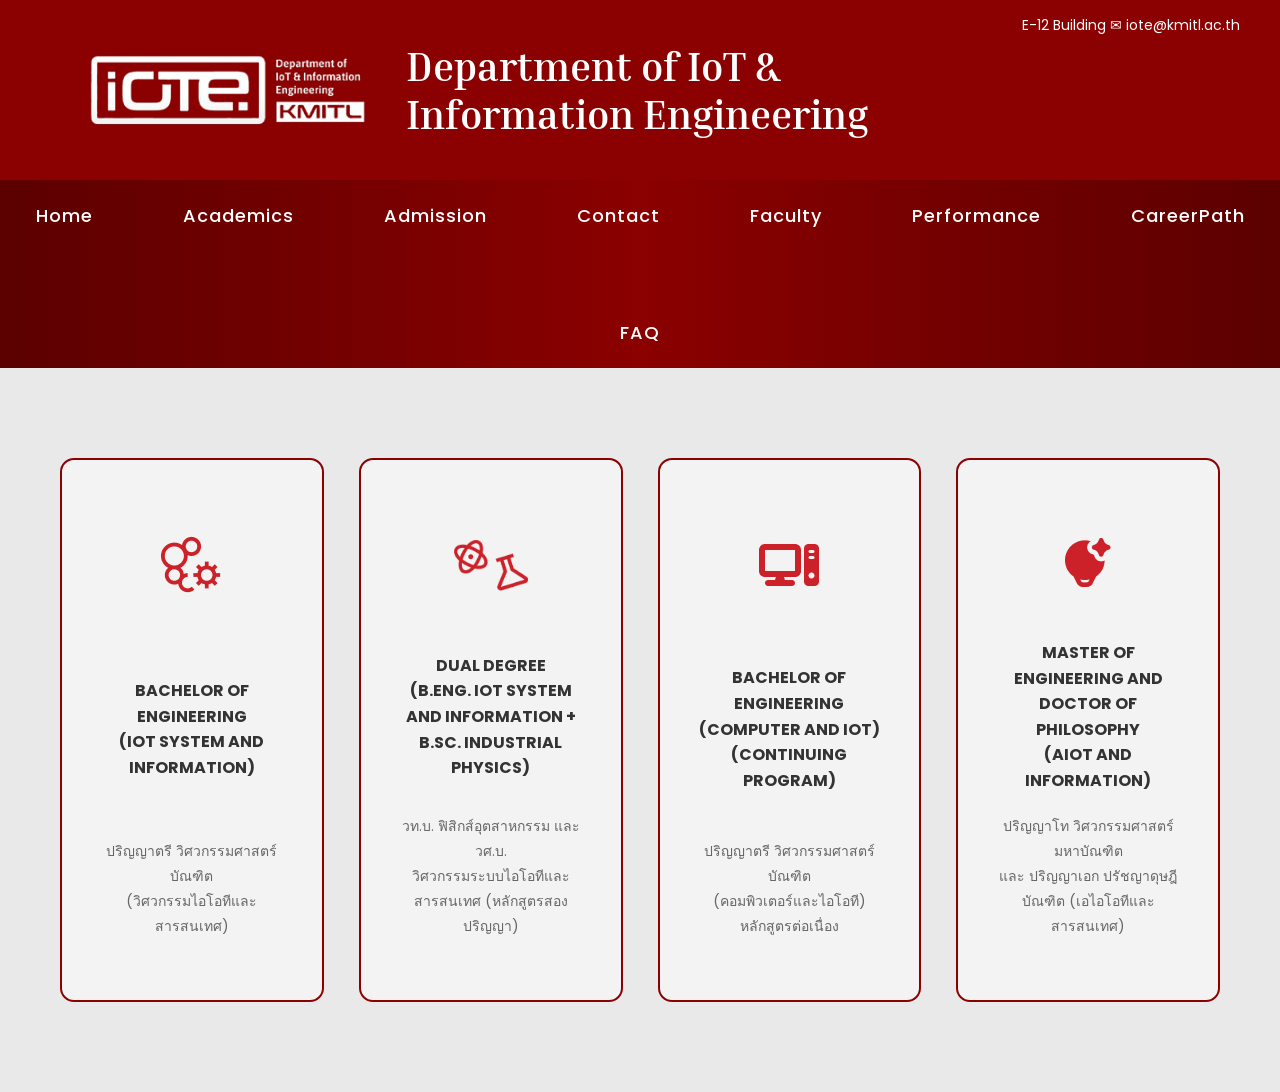
<file: academic.html>
<!DOCTYPE html>
<html lang="en">

<head>
    <meta charset="UTF-8">
    <title>Academics - Lab Security</title>
    <meta name="viewport" content="width=device-width, initial-scale=1.0">

    <!-- Google Font -->
    <link href="https://fonts.googleapis.com/css2?family=Poppins:wght@300;400;600;700&display=swap" rel="stylesheet">
    <link href="https://fonts.googleapis.com/css2?family=Inria+Serif:wght@300;400;700&display=swap" rel="stylesheet">

    <!-- FontAwesome -->
    <link href="https://cdnjs.cloudflare.com/ajax/libs/font-awesome/6.5.0/css/all.min.css" rel="stylesheet">

    <!-- CSS -->
    <link rel="stylesheet" href="Academics.css">
</head>

<body>

    <!-- HEADER -->
    <div class="header-top">
        <div class="header-left">
            <img src="pic/LogoIOT.png" alt="IoT Logo" class="logo">
            <div class="header-title">
                <h1>Department of IoT &</h1>
                <h1>Information Engineering</h1>
            </div>
        </div>

        <div class="header-right">
            <span>E-12 Building</span>
            <span>✉ iote@kmitl.ac.th</span>
        </div>
    </div>

    <!-- NAVIGATION -->
    <div class="nav-container">
        <nav>
            <ul>
                <li><a href="index.html">Home</a></li>
                <li><a href="academic.html">Academics</a></li>
                <li><a href="admission.html">Admission</a></li>
                <li class="dropdown">
                    Contact
                    <div class="dropdown-content">
                        <a href="contact.html">IoT System and Information</a>
                        <a href="contact.html">Dual Degree</a>
                    </div>
                </li>
                <li class="dropdown">
                    Faculty
                    <div class="dropdown-content">
                        <a href="Professor of IoTE.html">Professor of IoT System and Information</a>
                        <a href="Professor of PhysIoTE.html">Professor of Industrial Physics</a>
                    </div>
                </li>
                <li><a href="performance.html">Performance</a></li>
                <li><a href="CareerPath.html">CareerPath</a></li>
                <li><a href="FAQ.html">FAQ</a></li>
            </ul>
        </nav>
    </div>
    <!-- PROGRAM SECTION -->
    <section class="program-section">
        <div class="program-container">

            <!-- CARD 1 -->
            <a href="Bachelor_of_Engineering.html" class="card-link">
                <div class="program-card">
                    <div class="program-icon">
                        <img src="pic/Icon_iote1.png" alt="IoT Icon 1">
                    </div>
                    <h3>
                        BACHELOR OF ENGINEERING<br>
                        (IOT SYSTEM AND INFORMATION)
                    </h3>
                    <p>
                        ปริญญาตรี วิศวกรรมศาสตร์บัณฑิต<br>
                        (วิศวกรรมไอโอทีและสารสนเทศ)
                    </p>
                </div>
            </a>

            <!-- CARD 2 -->
            <a href="Dual-degree.html" class="card-link">
                <div class="program-card">
                    <div class="program-icon">
                        <img src="pic/Icon_iote2.png" alt="IoT Icon 2">
                    </div>
                    <h3>
                        DUAL DEGREE <br>
                        (B.ENG. IOT SYSTEM AND INFORMATION + B.SC. INDUSTRIAL PHYSICS)
                    </h3>
                    <p>
                        วท.บ. ฟิสิกส์อุตสาหกรรม และ วศ.บ.<br>
                        วิศวกรรมระบบไอโอทีและสารสนเทศ (หลักสูตรสองปริญญา)
                    </p>
                </div>
            </a>

            <!-- CARD 3 -->
            <a href="https://drive.google.com/file/d/17Cr1Pr2UA5CFrj59IzT3AmSAj3aKSIFm/view" class="card-link">
                <div class="program-card">
                    <div class="program-icon">
                        <img src="pic/Icon_iotecom.png" alt="IoT Computer Icon">
                    </div>
                    <h3>
                        BACHELOR OF ENGINEERING<br>
                        (COMPUTER AND IOT)<br>
                        (CONTINUING PROGRAM)
                    </h3>
                    <p>
                        ปริญญาตรี วิศวกรรมศาสตร์บัณฑิต<br>
                        (คอมพิวเตอร์และไอโอที) หลักสูตรต่อเนื่อง
                    </p>
                </div>
            </a>

            <!-- CARD 4 -->
            <a href="https://drive.google.com/file/d/16r4SkgENrTD4TjJB5EYgHcaTzqGkHYHr/view" class="card-link">
                <div class="program-card">
                    <div class="program-icon">
                        <img src="pic/Icon_ioteto.png" alt="IoT Master Icon">
                    </div>
                    <h3>
                        MASTER OF ENGINEERING AND DOCTOR OF PHILOSOPHY<br>
                        (AIOT AND INFORMATION)
                    </h3>
                    <p>
                        ปริญญาโท วิศวกรรมศาสตร์มหาบัณฑิต<br>
                        และ ปริญญาเอก ปรัชญาดุษฎีบัณฑิต (เอไอโอทีและสารสนเทศ)
                    </p>
                </div>
            </a>

        </div>
    </section>

</html>
</file>
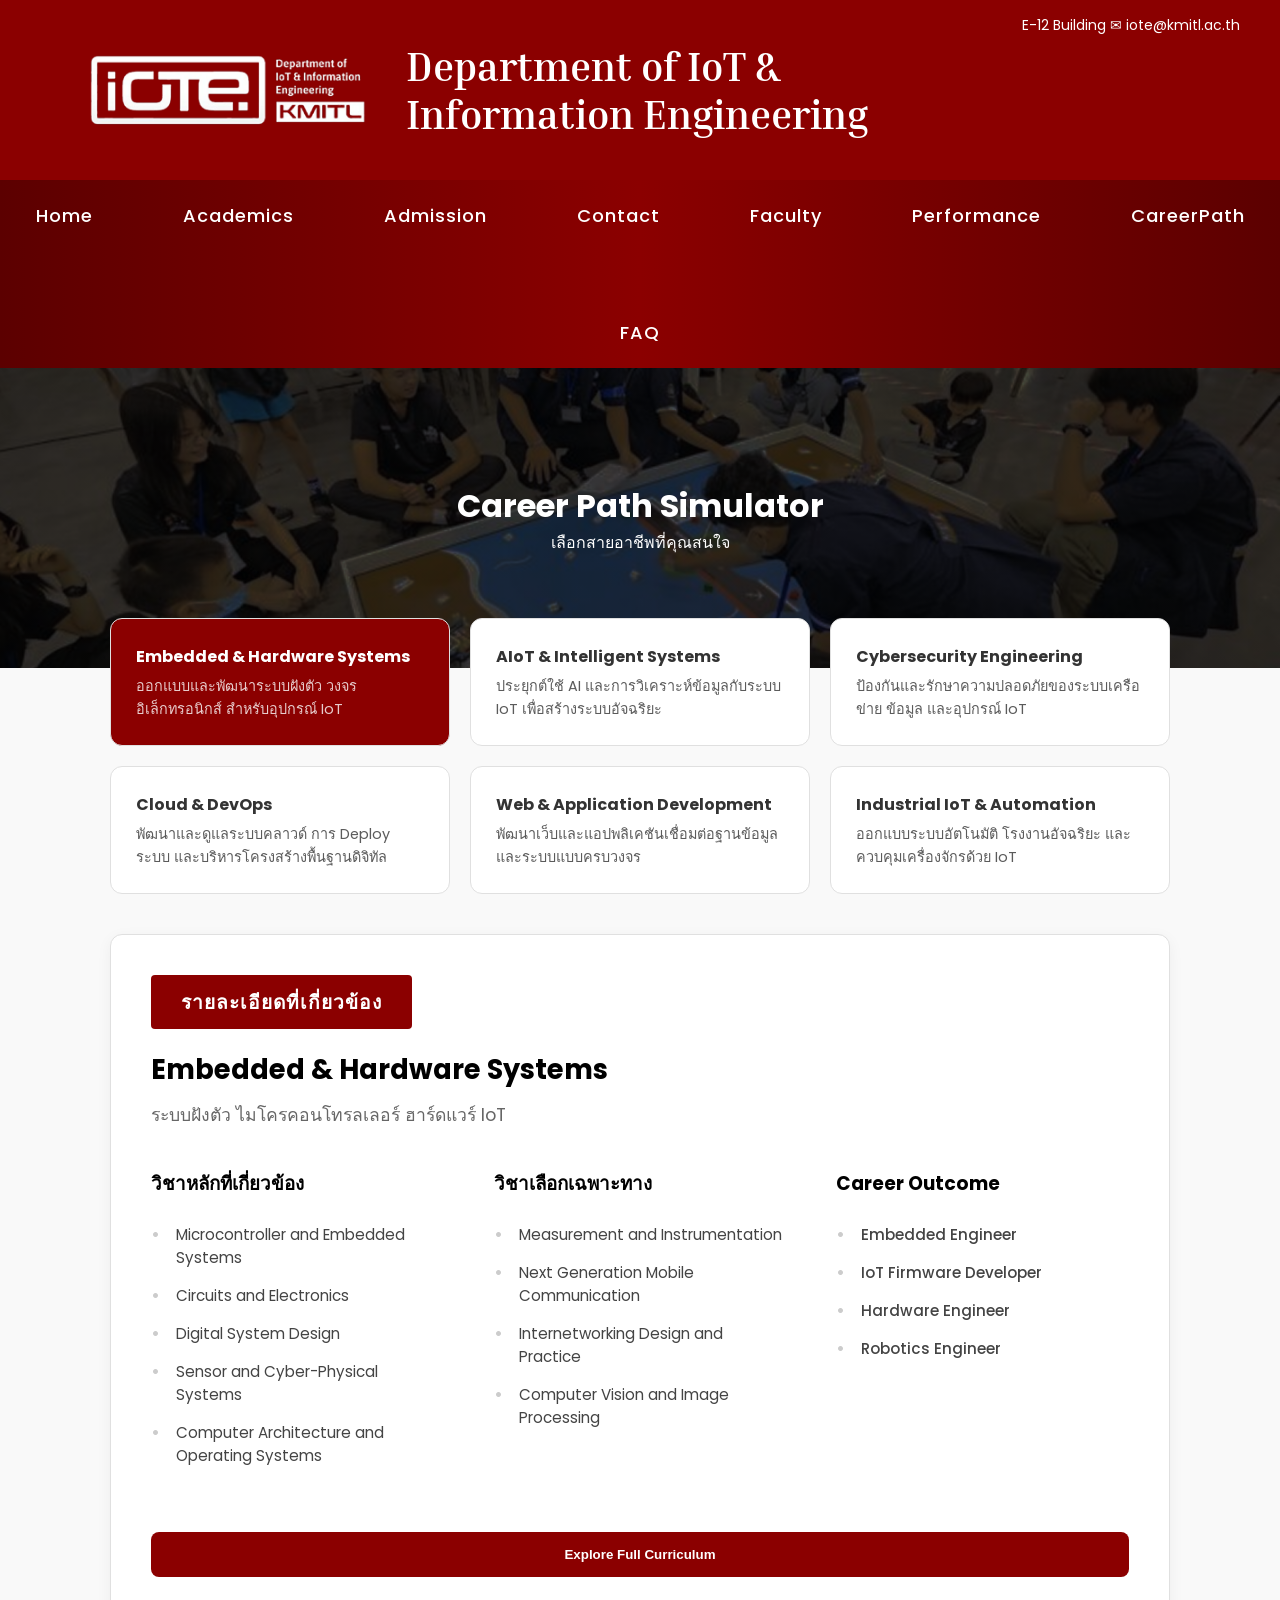
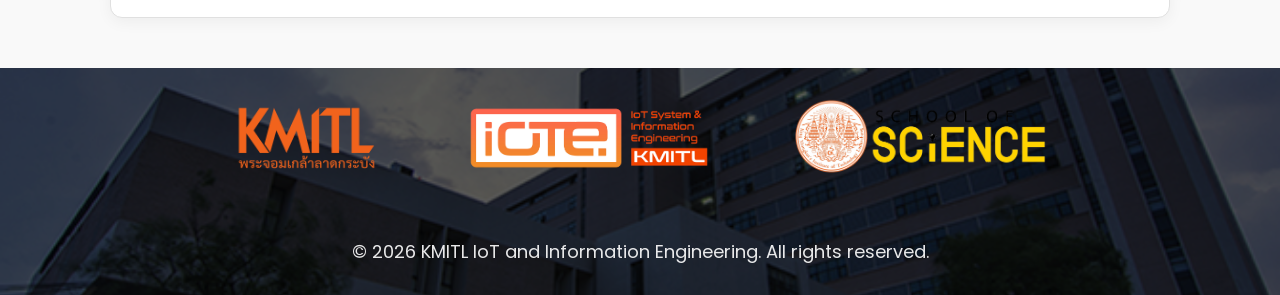
<file: CareerPath.html>
<!DOCTYPE html>
<html lang="en">

<head>
    <meta charset="UTF-8">
    <title>Career Path | IoT</title>
    <meta name="viewport" content="width=device-width, initial-scale=1.0">

    <!-- Google Font -->
    <link href="https://fonts.googleapis.com/css2?family=Poppins:wght@300;400;600;700&display=swap" rel="stylesheet">
    <link href="https://fonts.googleapis.com/css2?family=Poppins:wght@300;400;600;700&display=swap" rel="stylesheet">
    <link href="https://fonts.googleapis.com/css2?family=Inria+Serif:wght@300;400;700&display=swap" rel="stylesheet">
    <link href="https://fonts.googleapis.com/css2?family=Instrument+Sans:wght@400;600;700&display=swap"
        rel="stylesheet">

    <!-- CSS -->
    <link rel="stylesheet" href="CareerPath.css">
</head>

<body>

<!-- HEADER -->
    <div class="header-top">

        <div class="header-left">
            <img src="myphoto/logoiot.png" alt="IoT Logo" class="logo">

            <div class="header-title">
                <h1>Department of IoT &</h1>
                <h1>Information Engineering</h1>
            </div>
        </div>

        <div class="header-right">
            <span>E-12 Building</span>
            <span>✉ iote@kmitl.ac.th</span>
        </div>

    </div>

         <!-- NAVIGATION -->
    <div class="nav-container">
        <nav>
            <ul>
                <li><a href="index.html">Home</a></li>
                <li><a href="academic.html">Academics</a></li>
                <li><a href="admission.html">Admission</a></li>
                <li class="dropdown">
                    Contact
                    <div class="dropdown-content">
                        <a href="contact.html">IoT System and Information</a>
                        <a href="contact1.html">Dual Degree</a>
                    </div>
                </li>
                <li class="dropdown">
                    Faculty
                    <div class="dropdown-content">
                        <a href="Professor of IoTE.html">Professor of IoT System and Information</a>
                        <a href="Professor of PhysIoTE.html">Professor of Industrial Physics</a>
                    </div>
                </li>
                <li><a href="performance.html">Performance</a></li>
                <li><a href="CareerPath.html">CareerPath</a></li>
                <li><a href="FAQ.html">FAQ</a></li>
            </ul>
        </nav>
    </div> 

    <header class="hero-section">
        <h1>Career Path Simulator</h1>
        <p>เลือกสายอาชีพที่คุณสนใจ</p>
    </header>

    <main class="container">
        <div id="topics-grid" class="grid-container">
            </div>

        <section class="detail-section">
            <div class="detail-header">รายละเอียดที่เกี่ยวข้อง</div>
            <div id="detail-content">
                </div>
        </section>
    </main>

     <!-- Footer -->
    <footer class="footer">
    <div class="footer-overlay">

        <div class="footer-logos">
            <img src="myphoto/kmitl-logo.png" alt="KMITL">
            <img src="myphoto/iote-logo.png" alt="IoTE">
            <img src="myphoto/science-logo.png" alt="Science">
        </div>

        <p class="copyright">
            © 2026 KMITL IoT and Information Engineering. All rights reserved.
        </p>

    </div>
    </footer>

     <script src="CareerPath.js"></script>
</body>

</html>
</file>
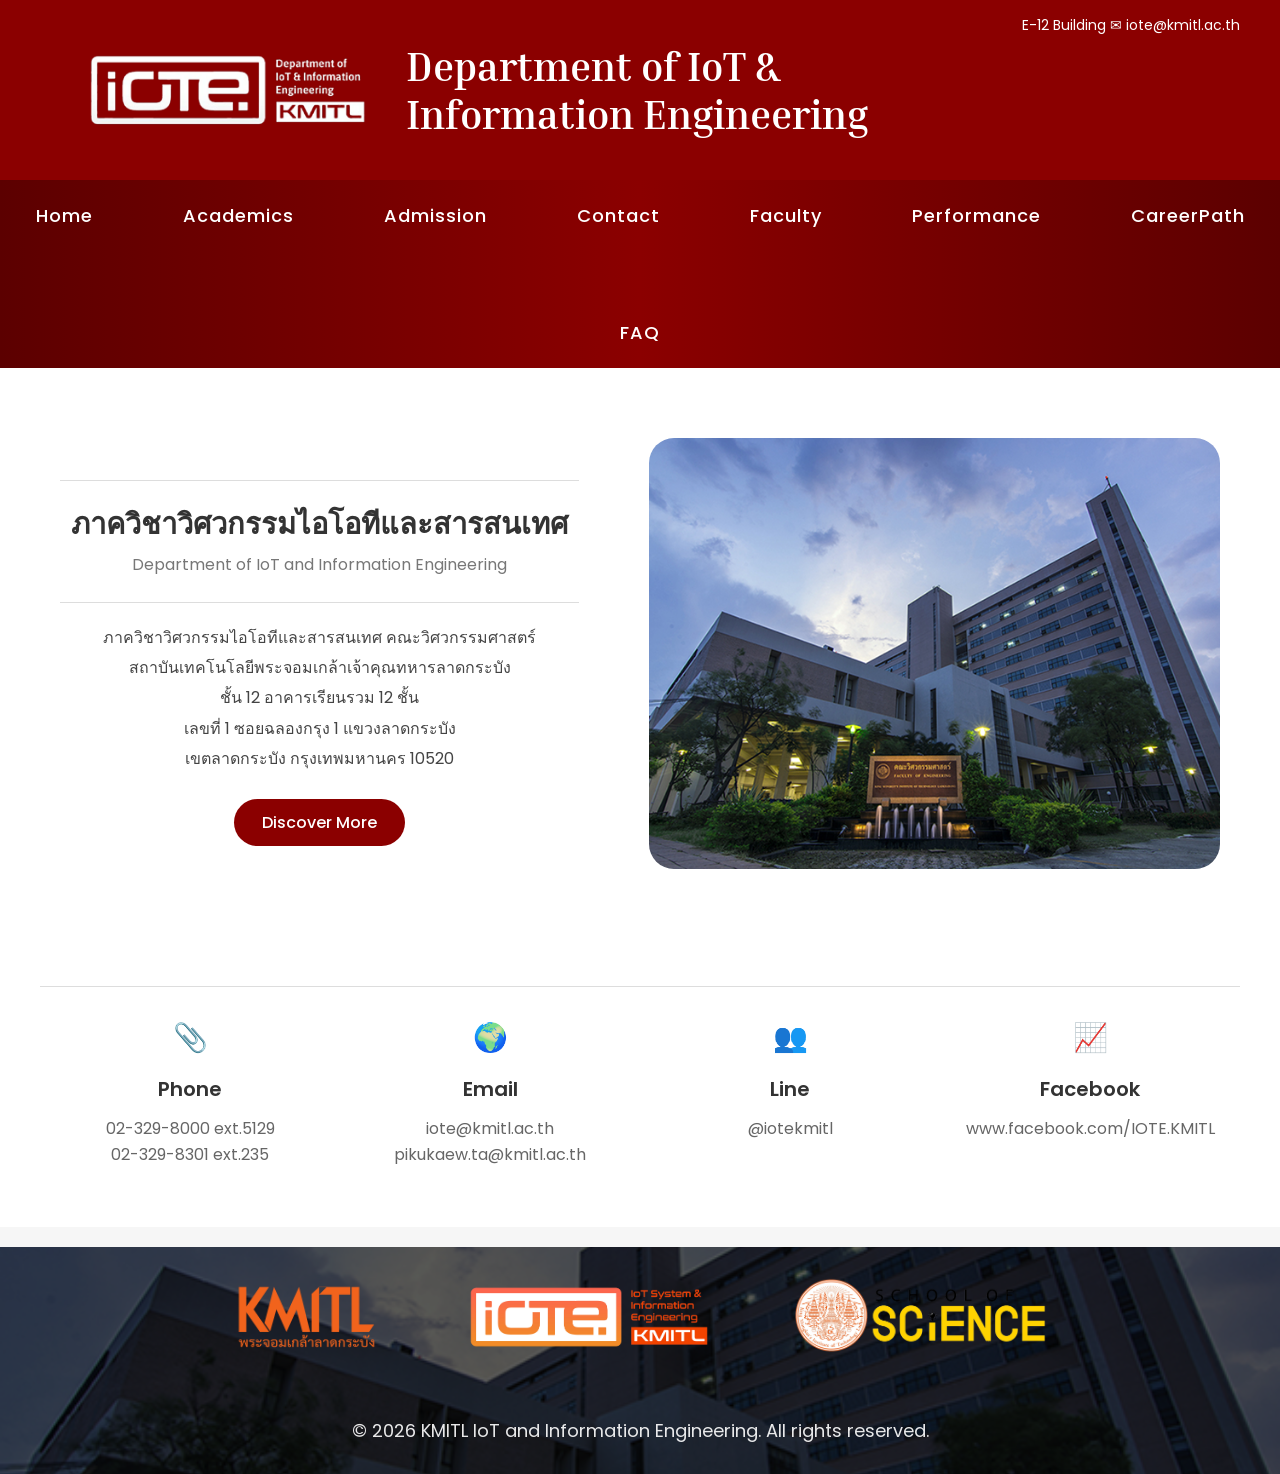
<file: contact.html>
<!DOCTYPE html>
<html lang="en">

<head>
    <meta charset="UTF-8">
    <title>Contact IoT</title>
    <meta name="viewport" content="width=device-width, initial-scale=1.0">

    <!-- Google Font -->
    <link href="https://fonts.googleapis.com/css2?family=Poppins:wght@300;400;600;700&display=swap" rel="stylesheet">
    <link href="https://fonts.googleapis.com/css2?family=Inria+Serif:wght@300;400;700&display=swap" rel="stylesheet">
    <link href="https://fonts.googleapis.com/css2?family=Instrument+Sans:wght@400;600;700&display=swap"
        rel="stylesheet">


    <!-- CSS -->
    <link rel="stylesheet" href="contact.css">
</head>

<body>

    <!-- HEADER -->
    <div class="header-top">

        <div class="header-left">
            <img src="myphoto/logoiot.png" alt="IoT Logo" class="logo">

            <div class="header-title">
                <h1>Department of IoT &</h1>
                <h1>Information Engineering</h1>
            </div>
        </div>

        <div class="header-right">
            <span>E-12 Building</span>
            <span>✉ iote@kmitl.ac.th</span>
        </div>

    </div>



         <!-- NAVIGATION -->
    <div class="nav-container">
        <nav>
            <ul>
                <li><a href="index.html">Home</a></li>
                <li><a href="academic.html">Academics</a></li>
                <li><a href="admission.html">Admission</a></li>
                <li class="dropdown">
                    Contact
                    <div class="dropdown-content">
                        <a href="contact.html">IoT System and Information</a>
                        <a href="contact1.html">Dual Degree</a>
                    </div>
                </li>
                <li class="dropdown">
                    Faculty
                    <div class="dropdown-content">
                        <a href="Professor of IoTE.html">Professor of IoT System and Information</a>
                        <a href="Professor of PhysIoTE.html">Professor of Industrial Physics</a>
                    </div>
                </li>
                <li><a href="performance.html">Performance</a></li>
                <li><a href="CareerPath.html">CareerPath</a></li>
                <li><a href="FAQ.html">FAQ</a></li>
            </ul>
        </nav>
    </div> 

    <!-- Main Section -->
    <section class="main">
    <div class="container">

        <div class="text">
            <h2>ภาควิชาวิศวกรรมไอโอทีและสารสนเทศ</h2>

            <p class="subtitle">
                Department of IoT and Information Engineering
            </p>

            <hr class="line">

            <p class="detail">
                ภาควิชาวิศวกรรมไอโอทีและสารสนเทศ คณะวิศวกรรมศาสตร์<br>
                สถาบันเทคโนโลยีพระจอมเกล้าเจ้าคุณทหารลาดกระบัง<br>
                ชั้น 12 อาคารเรียนรวม 12 ชั้น<br>
                เลขที่ 1 ซอยฉลองกรุง 1 แขวงลาดกระบัง <br>
                เขตลาดกระบัง กรุงเทพมหานคร 10520
            </p>

            <a href="https://maps.app.goo.gl/XSZhQx27NWDeagdSA"
            target="_blank" rel="noopener noreferrer" class="discover-btn">Discover More</a>
        </div>

        <div class="image">
            <img src="myphoto/building.png" alt="Building">
        </div>

    </div>
    </section>
    <section class="contact-section">
    <div class="contact-container">

        <div class="contact-item">
            <div class="icon">📎</div>
            <h4>Phone</h4>
            <p>
                02-329-8000 ext.5129<br>
                02-329-8301 ext.235
            </p>
        </div>

        <div class="contact-item">
            <div class="icon">🌍</div>
            <h4>Email</h4>
            <p>
                iote@kmitl.ac.th<br>
                pikukaew.ta@kmitl.ac.th
            </p>
        </div>

        <div class="contact-item">
            <div class="icon">👥</div>
            <h4>Line</h4>
            <p>@iotekmitl</p>
        </div>

        <div class="contact-item">
            <div class="icon">📈</div>
            <h4>Facebook</h4>
            <p>www.facebook.com/IOTE.KMITL</p>
        </div>

    </div>
</section>




    <!-- Footer -->
    <footer class="footer">
    <div class="footer-overlay">

        <div class="footer-logos">
            <img src="myphoto/kmitl-logo.png" alt="KMITL">
            <img src="myphoto/iote-logo.png" alt="IoTE">
            <img src="myphoto/science-logo.png" alt="Science">
        </div>

        <p class="copyright">
            © 2026 KMITL IoT and Information Engineering. All rights reserved.
        </p>

    </div>
    </footer>
    
    <script src="contact.js"></script>

</body>
</html>
</file>
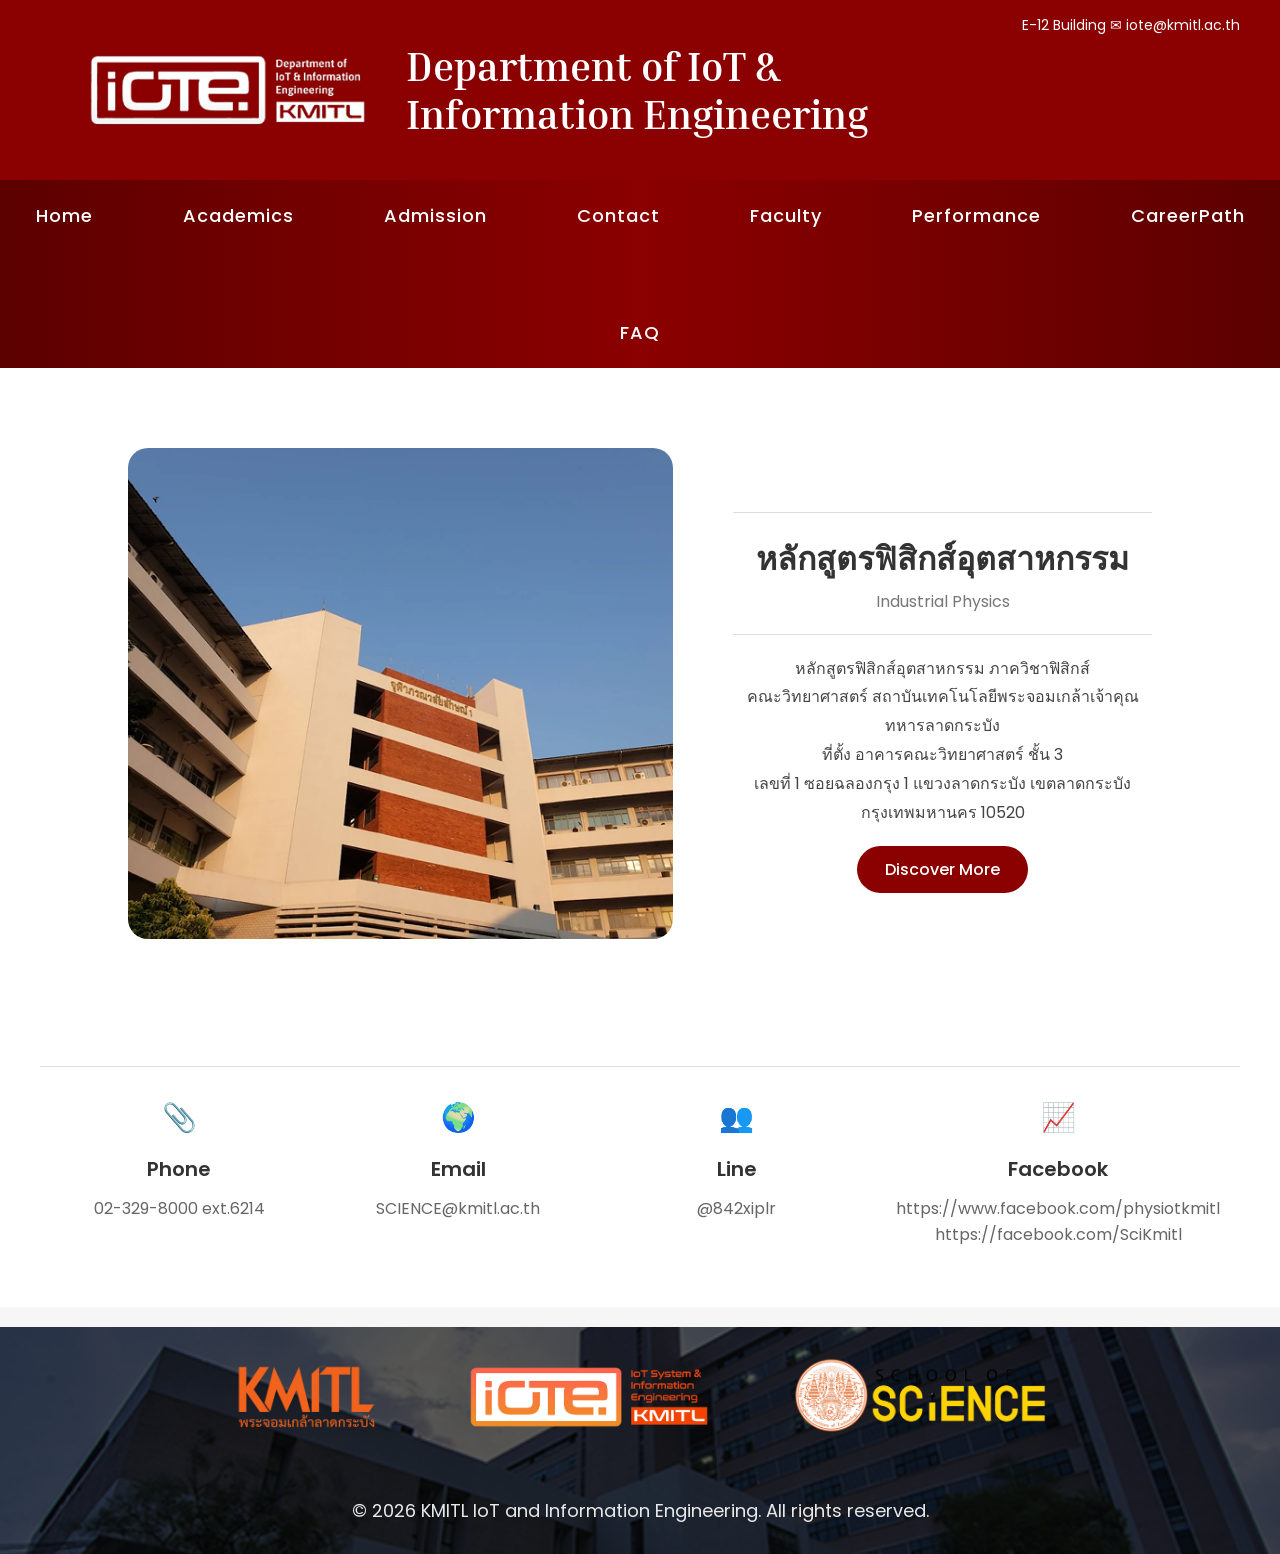
<file: contact1.html>
<!DOCTYPE html>
<html lang="en">

<head>
    <meta charset="UTF-8">
    <title>Contact PhysicIoT</title>
    <meta name="viewport" content="width=device-width, initial-scale=1.0">

    <!-- Google Font -->
    <link href="https://fonts.googleapis.com/css2?family=Poppins:wght@300;400;600;700&display=swap" rel="stylesheet">
    <link href="https://fonts.googleapis.com/css2?family=Inria+Serif:wght@300;400;700&display=swap" rel="stylesheet">
    <link href="https://fonts.googleapis.com/css2?family=Instrument+Sans:wght@400;600;700&display=swap"
        rel="stylesheet">


    <!-- CSS -->
    <link rel="stylesheet" href="contact1.css">
</head>

<body>

    <!-- HEADER -->
    <div class="header-top">

        <div class="header-left">
            <img src="myphoto/logoiot.png" alt="IoT Logo" class="logo">

            <div class="header-title">
                <h1>Department of IoT &</h1>
                <h1>Information Engineering</h1>
            </div>
        </div>

        <div class="header-right">
            <span>E-12 Building</span>
            <span>✉ iote@kmitl.ac.th</span>
        </div>

    </div>



         <!-- NAVIGATION -->
    <div class="nav-container">
        <nav>
            <ul>
                <li><a href="index.html">Home</a></li>
                <li><a href="academic.html">Academics</a></li>
                <li><a href="admission.html">Admission</a></li>
                <li class="dropdown">
                    Contact
                    <div class="dropdown-content">
                        <a href="contact.html">IoT System and Information</a>
                        <a href="contact1.html">Dual Degree</a>
                    </div>
                </li>
                <li class="dropdown">
                    Faculty
                    <div class="dropdown-content">
                        <a href="Professor of IoTE.html">Professor of IoT System and Information</a>
                        <a href="Professor of PhysIoTE.html">Professor of Industrial Physics</a>
                    </div>
                </li>
                <li><a href="performance.html">Performance</a></li>
                <li><a href="CareerPath.html">CareerPath</a></li>
                <li><a href="FAQ.html">FAQ</a></li>
            </ul>
        </nav>
    </div> 


    <!-- Main Section -->
    <section class="program-section">
  <div class="program-container">
    
    <div class="program-image">
      <img src="myphoto/IndustrialPhysics.png" alt="Industrial Physics">
    </div>

    <div class="program-content">
      <h2>หลักสูตรฟิสิกส์อุตสาหกรรม</h2>
      <p class="subtitle">Industrial Physics</p>

      <hr>

      <p class="description">
        หลักสูตรฟิสิกส์อุตสาหกรรม ภาควิชาฟิสิกส์<br>
        คณะวิทยาศาสตร์ สถาบันเทคโนโลยีพระจอมเกล้าเจ้าคุณทหารลาดกระบัง<br>
        ที่ตั้ง อาคารคณะวิทยาศาสตร์ ชั้น 3<br>
        เลขที่ 1 ซอยฉลองกรุง 1 แขวงลาดกระบัง เขตลาดกระบัง<br>
        กรุงเทพมหานคร 10520
      </p>

      <a href="https://maps.app.goo.gl/njeraB2bUphekMYs8"
         target="_blank"
         rel="noopener noreferrer"
         class="discover-btn">
         Discover More
      </a>

    </div>
    </section>
    <section class="contact-section">
    <div class="contact-container">

        <div class="contact-item">
            <div class="icon">📎</div>
            <h4>Phone</h4>
            <p>
                02-329-8000 ext.6214
            </p>
        </div>

        <div class="contact-item">
            <div class="icon">🌍</div>
            <h4>Email</h4>
            <p>
                SCIENCE@kmitl.ac.th
            </p>
        </div>

        <div class="contact-item">
            <div class="icon">👥</div>
            <h4>Line</h4>
            <p>@842xiplr</p>
        </div>

        <div class="contact-item">
            <div class="icon">📈</div>
            <h4>Facebook</h4>
            <p>https://www.facebook.com/physiotkmitl
               https://facebook.com/SciKmitl</p>
        </div>

    </div>
</section>




    <!-- Footer -->
    <footer class="footer">
    <div class="footer-overlay">

        <div class="footer-logos">
            <img src="myphoto/kmitl-logo.png" alt="KMITL">
            <img src="myphoto/iote-logo.png" alt="IoTE">
            <img src="myphoto/science-logo.png" alt="Science">
        </div>

        <p class="copyright">
            © 2026 KMITL IoT and Information Engineering. All rights reserved.
        </p>

    </div>
    </footer>

    <script src="contact.js"></script>

</body>
</html>
</file>
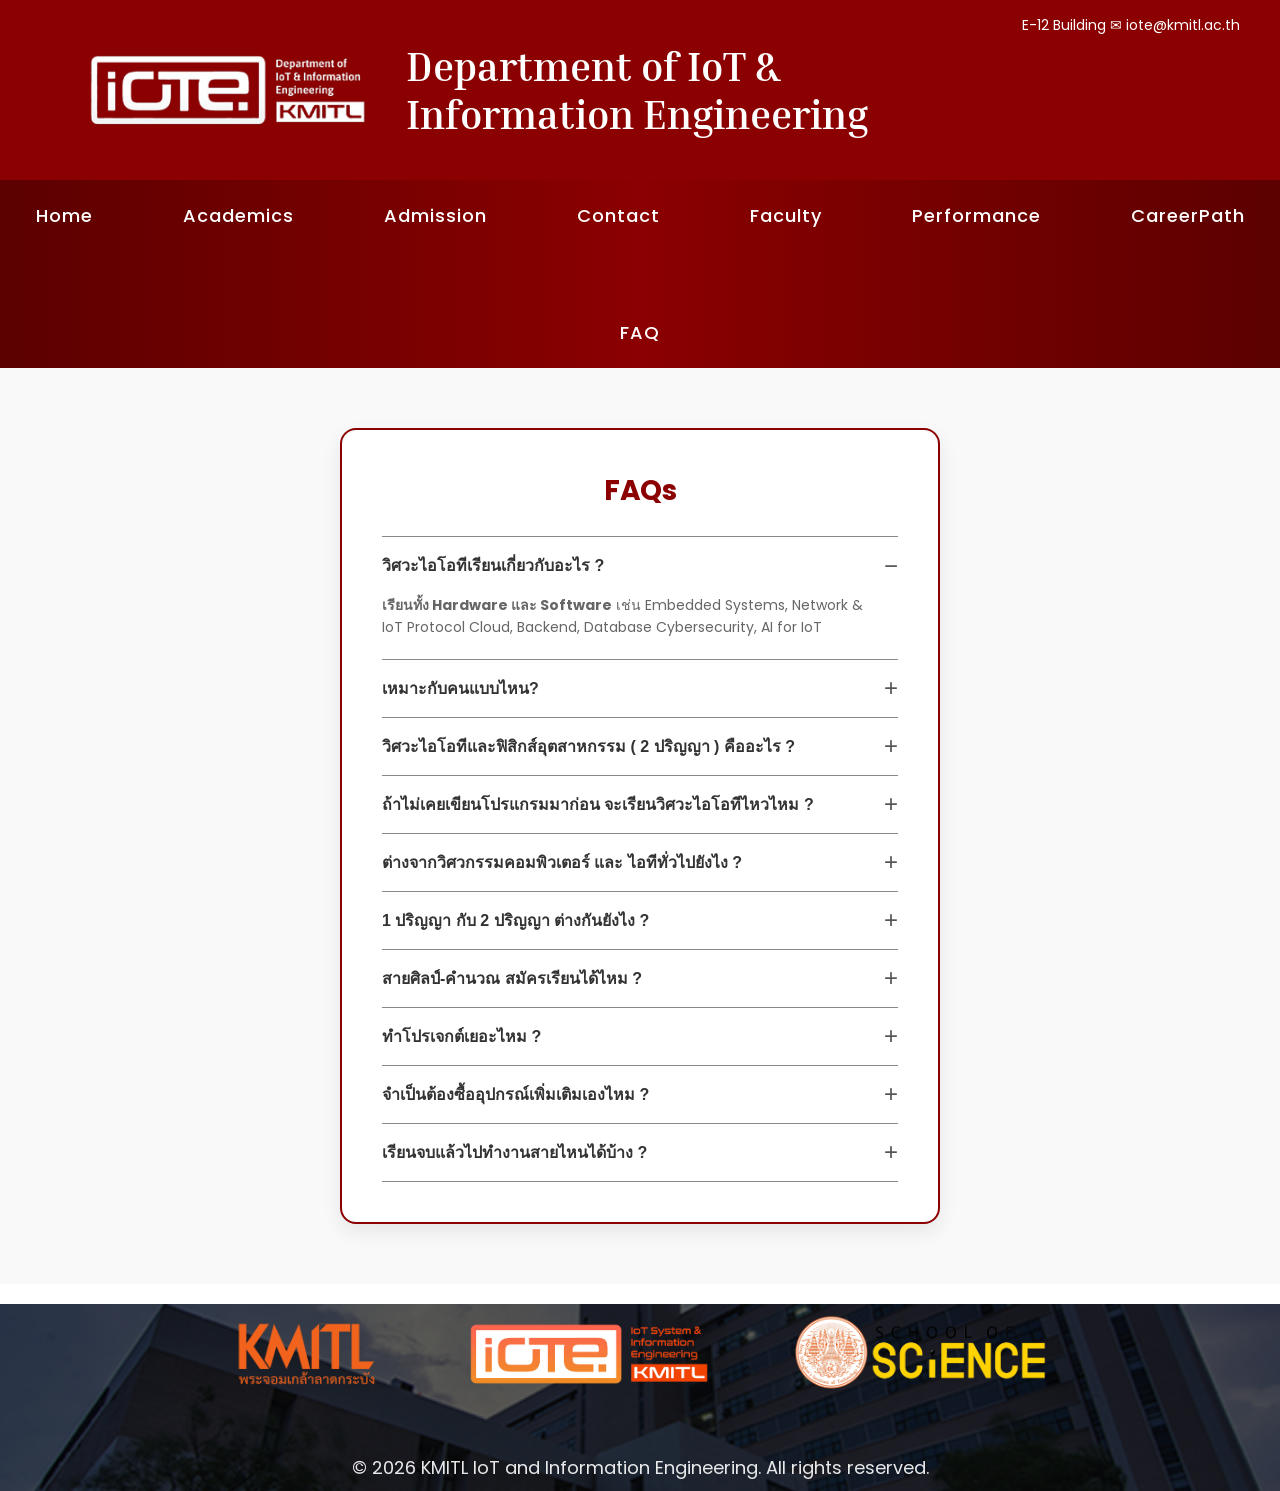
<file: FAQ.html>
<!DOCTYPE html>
<html lang="en">

<head>
    <meta charset="UTF-8">
    <title>FAQs</title>
    <meta name="viewport" content="width=device-width, initial-scale=1.0">

    <link href="https://fonts.googleapis.com/css2?family=Poppins:wght@300;400;500;600;700&display=swap" rel="stylesheet">
    <link href="https://fonts.googleapis.com/css2?family=Inria+Serif:wght@300;400;700&display=swap" rel="stylesheet">
    <link href="https://fonts.googleapis.com/css2?family=Instrument+Sans:wght@400;600;700&display=swap" rel="stylesheet">

    <link rel="stylesheet" href="FAQ.css">
</head>

<body>

    <div class="header-top">
        <div class="header-left">
            <img src="myphoto/logoiot.png" alt="IoT Logo" class="logo">
            <div class="header-title">
                <h1>Department of IoT &</h1>
                <h1>Information Engineering</h1>
            </div>
        </div>
        <div class="header-right">
            <span>E-12 Building</span>
            <span>✉ iote@kmitl.ac.th</span>
        </div>
    </div>

    <div class="nav-container">
        <nav>
            <ul>
                <li><a href="index.html">Home</a></li>
                <li><a href="academic.html">Academics</a></li>
                <li><a href="admission.html">Admission</a></li>
                <li class="dropdown">
                    Contact
                    <div class="dropdown-content">
                        <a href="contact.html">IoT System and Information</a>
                        <a href="contact1.html">Dual Degree</a>
                    </div>
                </li>
                <li class="dropdown">
                    Faculty
                    <div class="dropdown-content">
                        <a href="Professor of IoTE.html">Professor of IoT System and Information</a>
                        <a href="Professor of PhysIoTE.html">Professor of Industrial Physics</a>
                    </div>
                </li>
                <li><a href="performance.html">Performance</a></li>
                <li><a href="CareerPath.html">CareerPath</a></li>
                <li><a href="FAQ.html">FAQ</a></li>
            </ul>
        </nav>
    </div>

    <main class="main-content">
        <div class="faq-container">
            <h2 class="faq-title">FAQs</h2>
            <hr class="faq-divider">

            <div class="faq-item active">
                <button class="faq-question">
                    วิศวะไอโอทีเรียนเกี่ยวกับอะไร ?
                    <span class="faq-icon">−</span>
                </button>
                <div class="faq-answer">
                    <p><strong>เรียนทั้ง Hardware และ Software</strong> เช่น Embedded Systems, Network & IoT Protocol Cloud, Backend, Database Cybersecurity, AI for IoT</p>
                </div>
            </div>

            <div class="faq-item">
                <button class="faq-question">
                     เหมาะกับคนแบบไหน?
                    <span class="faq-icon">+</span>
                </button>
                <div class="faq-answer">
                    <p>สาขานี้เหมาะกับคนที่ ชอบทดลอง ชอบดูว่าอุปกรณ์ทำงานยังไง สนุกกับการทำโปรเจกต์ ไม่ใช่แค่เรียนทฤษฎี ไม่กลัววงจรไฟฟ้า หรือพร้อมจะเรียนรู้มัน<br>อยากเข้าใจระบบทั้ง Hardware และ Software ไปพร้อมกัน ชอบคิดวิเคราะห์และแก้ปัญหาเป็นขั้นเป็นตอน</p>
                </div>
            </div>

            <div class="faq-item">
                <button class="faq-question">
                    วิศวะไอโอทีและฟิสิกส์อุตสาหกรรม ( 2 ปริญญา ) คืออะไร ?
                    <span class="faq-icon">+</span>
                </button>
                <div class="faq-answer">
                    <p>เป็นความร่วมมือพิเศษกับคณะวิทยาศาสตร์ น้องจะได้รับปริญญา 2 ใบ ได้ทั้งทักษะวิจัยเชิงลึกแบบนักวิทย์ และทักษะการประยุกต์ใช้งานจริงแบบวิศวกร<br>คุ้มสุดๆ สำหรับสาย Tech ยุคใหม่ ได้ วศ.บ. วิศวกรรมไอโอทีและสารสนเทศ และได้ วท.บ. ฟิสิกส์อุตสาหกรรม</p>
                </div>
            </div>

            <div class="faq-item">
                <button class="faq-question">
                    ถ้าไม่เคยเขียนโปรแกรมมาก่อน จะเรียนวิศวะไอโอทีไหวไหม ?
                    <span class="faq-icon">+</span>
                </button>
                <div class="faq-answer">
                    <p><strong>เรียนไหวแน่นอน</strong> หากมีความตั้งใจและพร้อมฝึกฝนอย่างสม่ำเสมอ ในปีแรกของหลักสูตรวิศวกรรมไอโอทีจะเริ่มสอนพื้นฐานการเขียนโปรแกรมตั้งแต่ระดับเบื้องต้น</p>
                </div>
            </div>

            <div class="faq-item">
                <button class="faq-question">
                    ต่างจากวิศวกรรมคอมพิวเตอร์ และ ไอทีทั่วไปยังไง ?
                    <span class="faq-icon">+</span>
                </button>
                <div class="faq-answer">
                    <p>
                        <strong>Computer Engineering</strong> → เน้น Software การเขียนโปรแกรม Hardware ระบบคอมพิวเตอร์ต่างๆ<br>
                        <strong>IT</strong> → เน้น Software และ ระบบสารสนเทศ<br>
                        <strong>IoT Engineering</strong> → ผสมวงจร อุปกรณ์จริง เครือข่าย ซอฟต์แวร์ (จะได้จับบอร์ด, ต่อวงจร, เขียน Firmware แล้วส่งข้อมูลขึ้น Cloud เองครบวงจร)
                    </p>
                </div>
            </div>

            <div class="faq-item">
                <button class="faq-question">
                    1 ปริญญา กับ 2 ปริญญา ต่างกันยังไง ?
                    <span class="faq-icon">+</span>
                </button>
                <div class="faq-answer">
                    <p>
                        <strong>วิศวกรรมระบบไอโอทีเเละสารสนเทศ (1 ปริญญา)</strong> จะเน้นการเชื่อมต่อและการจัดการข้อมูล เรียนเหมือนเป็นจอมวางแผนระบบ คือเอาอุปกรณ์ที่มีอยู่แล้วมาเขียนโปรแกรม ให้คุยกันได้ เก็บข้อมูลขึ้น Cloud และสร้าง Dashboard มาแสดงผล<br><br>
                        <strong>ฟิสิกส์อุตสาหกรรม และวิศวกรรมระบบไอโอทีเเละสารสนเทศ (2 ปริญญา)</strong> เน้นเครื่องมือวัดและความแม่นยำ เรียนเหมือนเป็นนักประดิษฐ์และปรับแต่ง คือต้องเข้าใจลึกไปถึงระดับอะตอมหรือคลื่นฟิสิกส์ เพื่อสร้างเซนเซอร์ขึ้นมาเอง หรือแก้ไขระบบวัดในโรงงานที่ซับซ้อนเกินกว่าเซนเซอร์ทั่วไปจะทำได้
                    </p>
                </div>
            </div>

            <div class="faq-item">
                <button class="faq-question">
                    สายศิลป์-คำนวณ สมัครเรียนได้ไหม ?
                    <span class="faq-icon">+</span>
                </button>
                <div class="faq-answer">
                    <p>หลักสูตรเราเน้นพื้นฐานคำนวณและฟิสิกส์ค่อนข้างแน่น หากน้องมีความตั้งใจและมีคะแนนสอบตามเกณฑ์ที่กำหนด (เช่น TGAT/TPAT) ก็สามารถสมัครได้ แต่อาจจะต้องฟิตพื้นฐานวิทย์คณิตเพิ่มเติมตอนเข้ามาเรียน</p>
                </div>
            </div>

            <div class="faq-item">
                <button class="faq-question">
                    ทำโปรเจกต์เยอะไหม ?
                    <span class="faq-icon">+</span>
                </button>
                <div class="faq-answer">
                    <p>มีโปรเจกต์ให้ทำตั้งแต่ปี 1-4 จะมีโปรเจคในแต่ละวิชา, Team Project, และ Senior Project (โปรเจกต์จบ)</p>
                </div>
            </div>

            <div class="faq-item">
                <button class="faq-question">
                    จำเป็นต้องซื้ออุปกรณ์เพิ่มเติมเองไหม ?
                    <span class="faq-icon">+</span>
                </button>
                <div class="faq-answer">
                    <p>สำหรับการเรียนในรายวิชามีอุปกรณ์พื้นฐานในห้องปฏิบัติการ เช่น Microcontroller Board อุปกรณ์วัดทางไฟฟ้า และชุดทดลองต่าง ๆ สำหรับใช้ในการเรียนการสอน และสำหรับการฝึกเพิ่มเติมหรือทำโปรเจกต์ส่วนตัว อาจพิจารณาซื้อเองตามความเหมาะสมแต่สามารถยืมอุปกรณ์จากสาขาได้</p>
                </div>
            </div>

            <div class="faq-item">
                <button class="faq-question">
                    เรียนจบแล้วไปทำงานสายไหนได้บ้าง ?
                    <span class="faq-icon">+</span>
                </button>
                <div class="faq-answer">
                    <p>
                        <strong>1. จบ "วิศวกรรมระบบไอโอทีเเละสารสนเทศ"</strong><br>
                        เช่น IoT Engineer, Network Engineer, Full-Stack Developer, Data Engineer, Cybersecurity Engineer<br><br>
                        <strong>2. จบ "ฟิสิกส์อุตสาหกรรม เเละ วิศวกรรมระบบไอโอที"</strong><br>
                        เช่น Instrumentation & Control Engineer, R&D Engineer, Metrology Specialist, Process Engineer, Optical Medical Engineer
                    </p>
                </div>
            </div>

        </div>
    </main>

     <footer class="footer">
    <div class="footer-overlay">

        <div class="footer-logos">
            <img src="myphoto/kmitl-logo.png" alt="KMITL">
            <img src="myphoto/iote-logo.png" alt="IoTE">
            <img src="myphoto/science-logo.png" alt="Science">
        </div>

        <p class="copyright">
            © 2026 KMITL IoT and Information Engineering. All rights reserved.
        </p>

    </div>
    </footer>

    <script src="FAQ.js"></script>
</body>

</html>
</file>
<file: Academics.css>
/* =========================
   RESET
========================= */
* {
  margin: 0;
  padding: 0;
  box-sizing: border-box;
}

body {
  font-family: 'Poppins', sans-serif;
  background: #f6f6f6;
  color: #333;
}


/* =========================
   HEADER
========================= */
.header-top {
  background: #8B0000;
  color: white;
  display: flex;
  justify-content: space-between;
  align-items: center;
  padding: 40px 80px;
  position: relative;
  flex-wrap: wrap;
}

.header-left {
  display: flex;
  align-items: center;
  gap: 30px;
}

.logo {
  height: 100px;
  width: auto;
  transform: translateY(10px);
}

.header-title {
  font-family: 'Inria Serif', serif;
  font-size: 20px;
  font-weight: 600;
  line-height: 1.2;
}

.header-right {
  position: absolute;
  top: 15px;
  right: 40px;
  font-size: 14px;
  text-align: right;
}


/* =========================
   NAVIGATION
========================= */
nav {
  background: linear-gradient(90deg, #5c0000, #8B0000, #5c0000);
  padding: 22px 0;
  position: sticky;
  top: 0;
  z-index: 1000;
}

nav ul {
  display: flex;
  justify-content: center;
  align-items: center;
  list-style: none;
  gap: 90px;
  flex-wrap: wrap;
}
nav ul li a {
    text-decoration: none; 
    color: white;          
}
nav ul li {
  color: white;
  cursor: pointer;
  position: relative;
  font-weight: 500;
  font-size: 18px;
  letter-spacing: 1px;
  transition: 0.3s ease;
  
}

nav ul li:hover {
  color: #ffe5e5;
}

nav ul li::after {
  content: "";
  position: absolute;
  left: 0;
  bottom: -8px;
  width: 0%;
  height: 2px;
  background: #ffffff;
  transition: 0.3s;
}

nav ul li:hover::after {
  width: 100%;
}

.dropdown-content {
    background-color: #ffffff;    
    min-width: 250px;            
    box-shadow: 0px 8px 16px rgba(0,0,0,0.2); 
    border-radius: 8px;        
}


.dropdown-content a {
    color: #333333 !important;   
    padding: 12px 16px;
    text-decoration: none;        
    display: block;
    text-align: left;            
    font-size: 14px;             
    transition: 0.3s;
}

.dropdown-content a:hover {
    background-color: #f1f1f1;    
    color: #990000 !important;   
}

.dropdown-content {
  position: absolute;
  top: 55px;
  left: 50%;
  transform: translateX(-50%) translateY(10px);
  background: rgba(255, 255, 255, 0.97);
  backdrop-filter: blur(10px);
  border-radius: 12px;
  padding: 12px 0;
  min-width: 260px;
  box-shadow: 0 15px 40px rgba(0, 0, 0, 0.15);
  opacity: 0;
  visibility: hidden;
  transition: all 0.3s ease;
  z-index: 999;
}

.dropdown-content div {
  padding: 14px 22px;
  font-size: 16px;
  font-weight: 600;          
  color: #111111;           
  letter-spacing: 0.3px;     
  transition: all 0.25s ease;
  cursor: pointer;
  border-left: 4px solid transparent;
}

.dropdown-content div:hover {
  background: #f3f3f3;
  border-left: 4px solid #8B0000;
  color: #000000;            
  padding-left: 28px;
}

.dropdown:hover .dropdown-content {
  opacity: 1;
  visibility: visible;
  transform: translateX(-50%) translateY(0);
}

/* =========================
   PROGRAM SECTION
========================= */
.program-section {
  padding: 90px 60px;
  background: #e9e9e9;
}

.program-container {
  max-width: 1400px;
  margin: auto;
  display: grid;
  grid-template-columns: repeat(4, 1fr);
  gap: 35px;
}

/* สำคัญมาก: ทำให้การ์ดยืดเต็ม */
.card-link {
  text-decoration: none;
  color: inherit;
  display: flex;  
}

.program-card {
  background: #f3f3f3;
  padding: 60px 35px;
  border: 2px solid #8B0000;
  border-radius: 14px;

  display: flex;            
  flex-direction: column;    
  justify-content: space-between; 

  width: 100%;
  height: 100%;   
  text-align: center;
  cursor: pointer;

  transition: all 0.35s cubic-bezier(.34, 1.56, .64, 1);
}

/* Hover */
.program-card:hover {
  background: #ffffff;
  transform: translateY(-12px);
  box-shadow: 0 20px 45px rgba(139, 0, 0, 0.25);
}

.program-card:active {
  transform: scale(0.97);
}

/* ICON */
.program-icon {
  width: 90px;
  height: 90px;
  margin: 0 auto 30px auto;
  display: flex;
  align-items: center;
  justify-content: center;
}

.program-icon img {
  max-width: 100%;
  max-height: 100%;
  object-fit: contain;
  transition: transform 0.3s ease;
}

.program-card:hover .program-icon img {
  transform: scale(1.08);
}

/* TITLE */
.program-card h3 {
  font-size: 16px;
  font-weight: 700;
  color: #333;
  margin-bottom: 20px;
  line-height: 1.6;
  text-transform: uppercase;
}

/* TEXT */
.program-card p {
  font-size: 14px;
  color: #666;
  line-height: 1.8;
}
/* =========================
   WHY IOT SECTION
========================= */
.why-iot-section {
  padding: 100px 80px;
  background: linear-gradient(135deg, #ffffff, #f1f1f1);
}

.why-iot-container {
  max-width: 1400px;
  margin: auto;
  display: grid;
  grid-template-columns: 1.1fr 1fr;
  gap: 60px;
  align-items: center;
}

.why-iot-text h2 {
  font-size: 42px;
  color: #f37000;
  margin-bottom: 30px;
  font-weight: 700;
}

.why-iot-text p {
  font-size: 16px;
  line-height: 1.9;
  color: #444;
  margin-bottom: 25px;
}

.why-btn {
  display: inline-block;
  background: #f37000;
  color: white;
  padding: 16px 28px;
  border-radius: 6px;
  font-weight: 600;
  text-decoration: none;
  transition: 0.3s ease;
}

.why-btn:hover {
  background: #d95f00;
  transform: translateY(-3px);
  box-shadow: 0 10px 25px rgba(243, 112, 0, 0.4);
}

/* SLIDER */
.why-iot-slider {
  overflow: hidden;
  border-radius: 20px;
  box-shadow: 0 25px 50px rgba(0, 0, 0, 0.15);
}

.slider-track {
  display: flex;
  width: 300%;
  animation: slideMove 12s infinite ease-in-out;
}

.slider-track img {
  width: 100%;
  height: 420px;
  object-fit: cover;
  flex: 1 0 100%;
}

@keyframes slideMove {
  0% { transform: translateX(0); }
  30% { transform: translateX(0); }
  35% { transform: translateX(-100%); }
  65% { transform: translateX(-100%); }
  70% { transform: translateX(-200%); }
  95% { transform: translateX(-200%); }
  100% { transform: translateX(0); }
}

/* =====================================
   RESPONSIVE SYSTEM (ADD AT BOTTOM)
===================================== */

/* -------------------------
   TABLET (≤1024px)
------------------------- */
@media (max-width: 1024px) {

  /* PROGRAM GRID */
  .program-container {
    grid-template-columns: repeat(2, 1fr);
  }

  /* WHY IOT LAYOUT */
  .why-iot-container {
    grid-template-columns: 1fr;
    text-align: center;
  }

  .why-iot-text h2 {
    font-size: 34px;
  }

  .slider-track img {
    height: 350px;
  }

  nav ul {
    gap: 40px;
  }
}


/* -------------------------
   MOBILE (≤768px)
------------------------- */
@media (max-width: 768px) {

  /* HEADER */
  .header-top {
    padding: 25px 20px;
    flex-direction: column;
    text-align: center;
  }

  .header-left {
    flex-direction: column;
    gap: 15px;
  }

  .logo {
    height: 70px;
    transform: none;
  }

  .header-title {
    font-size: 16px;
  }

  .header-right {
    position: static;
    margin-top: 10px;
    text-align: center;
  }

  /* NAVIGATION */
  nav {
    padding: 15px 0;
  }

  nav ul {
    flex-direction: column;
    gap: 20px;
  }

  nav ul li {
    font-size: 16px;
  }

  /* PROGRAM SECTION */
  .program-section {
    padding: 60px 20px;
  }

  .program-container {
    grid-template-columns: 1fr;
  }

  .program-card {
    padding: 40px 25px;
  }

  /* WHY IOT */
  .why-iot-section {
    padding: 70px 20px;
  }

  .why-iot-text h2 {
    font-size: 28px;
  }

  .why-iot-text p {
    font-size: 15px;
  }

  .slider-track img {
    height: 260px;
  }

}


/* -------------------------
   SMALL MOBILE (≤480px)
------------------------- */
@media (max-width: 480px) {

  .header-title {
    font-size: 14px;
  }

  nav ul li {
    font-size: 14px;
  }

  .program-card h3 {
    font-size: 14px;
  }

  .program-card p {
    font-size: 13px;
  }

  .why-iot-text h2 {
    font-size: 22px;
  }

  .slider-track img {
    height: 200px;
  }

}
</file>
<file: CareerPath.css>
/* =========================
   RESET
========================= */
* {
  margin: 0;
  padding: 0;
  box-sizing: border-box;
}

body {
  font-family: 'Poppins', sans-serif;
  background: #f6f6f6;
  color: #333;
}

/* =========================
   HEADER
========================= */
.header-top {
  background: #8B0000;
  color: white;
  display: flex;
  justify-content: space-between;
  align-items: center;
  padding: 40px 80px;
  position: relative;
  flex-wrap: wrap;
}

.header-left {
  display: flex;
  align-items: center;
  gap: 30px;
}

.logo {
  height: 100px;
  width: auto;
  transform: translateY(10px);
}

.header-title {
  font-family: 'Inria Serif', serif;
  font-size: 20px;
  font-weight: 600;
  line-height: 1.2;
}

.header-right {
  position: absolute;
  top: 15px;
  right: 40px;
  font-size: 14px;
  text-align: right;
}

/* =========================
   NAVIGATION
========================= */
nav {
  background: linear-gradient(90deg, #5c0000, #8B0000, #5c0000);
  padding: 22px 0;
  position: sticky;
  top: 0;
  z-index: 1000;
}

nav ul {
  display: flex;
  justify-content: center;
  align-items: center;
  list-style: none;
  gap: 90px;
  flex-wrap: wrap;
}

nav ul li {
  position: relative;
  font-weight: 500;
  font-size: 18px;
  letter-spacing: 1px;
}

nav ul li a {
  text-decoration: none;
  color: white;
  transition: 0.3s;
}

nav ul li a:hover {
  color: #ffe5e5;
}

nav ul li::after {
  content: "";
  position: absolute;
  left: 0;
  bottom: -8px;
  width: 0%;
  height: 2px;
  background: #ffffff;
  transition: 0.3s;
}

nav ul li:hover::after {
  width: 100%;
}

/* =========================
   DROPDOWN
========================= */
.dropdown {
  position: relative;
  cursor: pointer;
  color: white;
}

.dropdown-content {
  position: absolute;
  top: 55px;
  left: 50%;
  transform: translateX(-50%) translateY(10px);
  background: rgba(255, 255, 255, 0.97);
  border-radius: 12px;
  padding: 12px 0;
  min-width: 260px;
  box-shadow: 0 15px 40px rgba(0, 0, 0, 0.15);
  opacity: 0;
  visibility: hidden;
  transition: all 0.3s ease;
  z-index: 999;
}

.dropdown-content a {
  display: block;
  padding: 14px 22px;
  font-size: 16px;
  font-weight: 600;
  color: #111;
  text-decoration: none;
  transition: 0.3s;
  border-left: 4px solid transparent;
}

.dropdown-content a:hover {
  background: #f3f3f3;
  border-left: 4px solid #8B0000;
  color: #000;
  padding-left: 28px;
}

.dropdown:hover .dropdown-content {
  opacity: 1;
  visibility: visible;
  transform: translateX(-50%) translateY(0);
} 

:root {
    --primary-red: #8B0000;
    --light-gray: #f9f9f9;
    --border-color: #e0e0e0;
    --text-dark: #333;
}

body {
    font-family: 'Poppins', sans-serif;
    margin: 0;
    background-color: var(--light-gray);
    color: var(--text-dark);
}

.hero-section {
    background: linear-gradient(rgba(0,0,0,0.5), rgba(0,0,0,0.5)), url('myphoto/career-bg.png');
    background-size: cover;
    background-position: center;
    height: 300px;
    display: flex;
    flex-direction: column;
    justify-content: center;
    align-items: center;
    color: white;
    text-align: center;
}

.container {
    max-width: 1100px;
    margin: -50px auto 50px;
    padding: 0 20px;
}

.grid-container {
    display: grid;
    grid-template-columns: repeat(3, 1fr);
    gap: 20px;
    margin-bottom: 40px;
}

/* การ์ดปกติ */
.career-card {
    background: white;
    padding: 25px;
    border-radius: 12px;
    border: 1px solid var(--border-color);
    cursor: pointer;
    transition: all 0.3s ease;
}

/* Hover */
.career-card:hover {
    background-color: var(--primary-red);
    color: white;
    transform: translateY(-5px);
}

.career-card h3 { margin-top: 0; font-size: 1rem; margin-bottom: 5px;}
.career-card p { font-size: 0.9rem; opacity: 0.8; }

/* (Active) */
.career-card.active {
    background-color: var(--primary-red);
    color: white;
}

/* detail */
.detail-section {
    background: white;
    padding: 40px;
    border-radius: 12px;
    border: 1px solid var(--border-color);
    box-shadow: 0 4px 15px rgba(0,0,0,0.05);
}

.detail-header {
    background: var(--primary-red);
    color: white;
    display: inline-block;
    padding: 12px 30px;
    border-radius: 4px;
    margin-bottom: 20px;
    font-size: 1.2rem;       
    font-weight: 600;        
    letter-spacing: 1px;     

}

.content-cols {
    display: grid;
    grid-template-columns: repeat(3, 1fr);
    gap: 50px;
    margin: 0 auto;      
    max-width: 1000px;   
}

.learn-more-btn {
    width: 100%;
    background: var(--primary-red);
    color: white;
    border: none;
    padding: 15px;
    margin-top: 30px;
    border-radius: 8px;
    cursor: pointer;
    font-weight: bold;
}

.subject-list {
    list-style: none;
    padding: 0;
}

.subject-list li {
    position: relative;
    padding-left: 25px;
    margin-bottom: 15px;
    font-size: 0.95rem;
    color: #444;
}

/* Bullet  */
.subject-list li::before {
    content: "•";
    position: absolute;
    left: 0;
    font-weight: bold;
    color: #ccc;
}

.outcomes li {
    font-weight: 500;
    color: #444;
}


.outcomes li::before {
    content: "•";
    color: #ccc;               
    margin-right: 10px;        
}

/* Grid */
@media (max-width: 768px) {
    .content-cols {
        grid-template-columns: 1fr;
    }
    .grid-container {
        grid-template-columns: 1fr;
    }
}

/* ================= RESPONSIVE - TABLET ================= */
@media (max-width: 992px) {

  .main .container {
    flex-direction: column;
    text-align: center;
  }

  .image {
    margin-top: 30px;
  }

  .contact-container {
    flex-direction: column;
    gap: 40px;
    text-align: center;
  }

  nav {
    gap: 30px;
    flex-wrap: wrap;
  }

}


/* ================= RESPONSIVE - MOBILE ================= */
@media (max-width: 768px) {

  .header-top {
    flex-direction: column;
    align-items: center;
    text-align: center;
    padding: 25px 20px;
    gap: 15px;
  }

  .header-left {
    flex-direction: column;
    gap: 15px;
  }

  .logo {
    height: 80px;
    transform: none;
  }

  .header-title h1 {
    font-size: 18px;
  }

  .header-right {
    position: static;
    margin-top: 10px;
    text-align: center;
  }

  nav {
    padding: 15px 0;
  }

  nav ul {
    flex-direction: column;
    gap: 18px;
  }

  nav ul li {
    font-size: 16px;
  }

  .hero {
    height: 220px;
  }

  .hero h2 {
    font-size: 28px;
  }

  .container {
    width: 92%;
    margin: 40px auto;
  }

  .content-box {
    padding: 25px;
  }

  .footer-logo {
    width: 150px;
  }

}


/* ================= RESPONSIVE - SMALL MOBILE ================= */
@media (max-width: 480px) {

  .hero h2 {
    font-size: 22px;
  }

  .section-title {
    font-size: 18px;
    padding: 10px 18px;
  }

  .content-box {
    font-size: 14px;
    line-height: 1.6;
  }

}

/* ================= FOOTER ================= */
footer {
    background: #222;
    color: white;
    text-align: center;
    padding: 20px;
}

.footer {
    background: url("myphoto/building.png") center/cover no-repeat;
    position: relative;
    color: white;
    margin-top: 20px;
}

/* overlay dark */
.footer::before {
    content: "";
    position: absolute;
    inset: 0;
    background: rgba(0, 0, 0, 0.65); 
}

.footer-overlay {
    position: relative;
    z-index: 1;
    padding: 10px 10px 10px;
    text-align: center;
}

/* logo */
.footer-logos {
    display: flex;
    justify-content: center;
    align-items: center;
    gap: 80px;
    margin-bottom: 60px;
    flex-wrap: wrap;
}

.footer-logos img {
    height: 80px;
    object-fit: contain;
}


/* copyright */
.footer p {
    font-size: 18px;
    opacity: 0.9;
}
</file>
<file: contact.css>
/* =========================
   RESET
========================= */
* {
  margin: 0;
  padding: 0;
  box-sizing: border-box;
}

body {
  font-family: 'Poppins', sans-serif;
  background: #f6f6f6;
  color: #333;
}


/* =========================
   HEADER
========================= */
.header-top {
  background: #8B0000;
  color: white;
  display: flex;
  justify-content: space-between;
  align-items: center;
  padding: 40px 80px;
  position: relative;
  flex-wrap: wrap;
}

.header-left {
  display: flex;
  align-items: center;
  gap: 30px;
}

.logo {
  height: 100px;
  width: auto;
  transform: translateY(10px);
}

.header-title {
  font-family: 'Inria Serif', serif;
  font-size: 20px;
  font-weight: 600;
  line-height: 1.2;
}

.header-right {
  position: absolute;
  top: 15px;
  right: 40px;
  font-size: 14px;
  text-align: right;
}


/* =========================
   NAVIGATION
========================= */
nav {
  background: linear-gradient(90deg, #5c0000, #8B0000, #5c0000);
  padding: 22px 0;
  position: sticky;
  top: 0;
  z-index: 1000;
}

nav ul {
  display: flex;
  justify-content: center;
  align-items: center;
  list-style: none;
  gap: 90px;
  flex-wrap: wrap;
}
nav ul li a {
    text-decoration: none; 
    color: white;          
}
nav ul li {
  color: white;
  cursor: pointer;
  position: relative;
  font-weight: 500;
  font-size: 18px;
  letter-spacing: 1px;
  transition: 0.3s ease;
  
}

nav ul li:hover {
  color: #ffe5e5;
}

nav ul li::after {
  content: "";
  position: absolute;
  left: 0;
  bottom: -8px;
  width: 0%;
  height: 2px;
  background: #ffffff;
  transition: 0.3s;
}

nav ul li:hover::after {
  width: 100%;
}

.dropdown-content {
    background-color: #ffffff;    
    min-width: 250px;            
    box-shadow: 0px 8px 16px rgba(0,0,0,0.2); 
    border-radius: 8px;        
}


.dropdown-content a {
    color: #333333 !important;   
    padding: 12px 16px;
    text-decoration: none;        
    display: block;
    text-align: left;            
    font-size: 14px;             
    transition: 0.3s;
}

.dropdown-content a:hover {
    background-color: #f1f1f1;    
    color: #990000 !important;   
}

.dropdown-content {
  position: absolute;
  top: 55px;
  left: 50%;
  transform: translateX(-50%) translateY(10px);
  background: rgba(255, 255, 255, 0.97);
  backdrop-filter: blur(10px);
  border-radius: 12px;
  padding: 12px 0;
  min-width: 260px;
  box-shadow: 0 15px 40px rgba(0, 0, 0, 0.15);
  opacity: 0;
  visibility: hidden;
  transition: all 0.3s ease;
  z-index: 999;
}

.dropdown-content div {
  padding: 14px 22px;
  font-size: 16px;
  font-weight: 600;          
  color: #111111;           
  letter-spacing: 0.3px;     
  transition: all 0.25s ease;
  cursor: pointer;
  border-left: 4px solid transparent;
}

.dropdown-content div:hover {
  background: #f3f3f3;
  border-left: 4px solid #8B0000;
  color: #000000;            
  padding-left: 28px;
}

.dropdown:hover .dropdown-content {
  opacity: 1;
  visibility: visible;
  transform: translateX(-50%) translateY(0);
}

/* =========================
   DROPDOWN - TEXT DARKER
========================= */

.dropdown-content {
  position: absolute;
  top: 55px;
  left: 50%;
  transform: translateX(-50%) translateY(10px);
  background: rgba(255, 255, 255, 0.97);
  backdrop-filter: blur(10px);
  border-radius: 12px;
  padding: 12px 0;
  min-width: 260px;
  box-shadow: 0 15px 40px rgba(0, 0, 0, 0.15);
  opacity: 0;
  visibility: hidden;
  transition: all 0.3s ease;
  z-index: 999;
}

.dropdown-content div {
  padding: 14px 22px;
  font-size: 16px;
  font-weight: 600;         
  color: #111111;            
  letter-spacing: 0.3px;    
  transition: all 0.25s ease;
  cursor: pointer;
  border-left: 4px solid transparent;
}

.dropdown-content div:hover {
  background: #f3f3f3;
  border-left: 4px solid #8B0000;
  color: #000000;            
  padding-left: 28px;
}

.dropdown:hover .dropdown-content {
  opacity: 1;
  visibility: visible;
  transform: translateX(-50%) translateY(0);
}

/* ================= MAIN SECTION ================= */
.main {
    background: #ffffff;
    padding: 70px 0;
}

.container {
    max-width: 1200px;
    margin: 0 auto;
    padding: 0 20px;

    display: flex;
    align-items: center;
    gap: 70px;
}

/* ฝั่งซ้าย */
.text {
    flex: 1;
    text-align: center;
}

/* หัวข้อ */
.text h2 {
    font-size: 29px;
    font-weight: 600;
    margin-bottom: 5px;
    padding-top: 20px;
    border-top: 1px solid #ddd;
}


/* เส้นบน */
.text hr {
    border: none;
    border-top: 1px solid #ddd;
    margin: 20px 0;
}


/* subtitle */
.subtitle {
    color: #777;
    font-size: 16px;
    margin-bottom: 25px;
}


/* เส้นใต้ subtitle */
.line {
    border: none;
    border-top: 1px solid #ddd;
    width: 100%;
    margin: 0 auto 25px auto;
}

/* detail */
.detail {
    color: #444;
    font-size: 16px;
    line-height: 1.9;
    margin-bottom: 35px;
}

/* btn */

.discover-btn {
    background: #8B0000;
    color: white;
    padding: 12px 28px;
    border: none;
    border-radius: 30px;
    cursor: pointer;
    font-weight: 500;
    transition: 0.3s;
    text-decoration: none;   
}
.discover-btn:hover {
    background: #a30000;
}

/* รูป */
.image {
    flex: 1.1;
}

.image img {
    width: 100%;
    border-radius: 25px;
}


/* ================= CONTACT SECTION ================= */
.contact-section {
    background: #ffffff;
    padding: 40px 0 60px;  
}

.contact-container {
    max-width: 1200px;
    margin: 0 auto;
    padding: 0 20px;

    display: flex;
    justify-content: space-between;
    gap: 40px;

    border-top: 1px solid #ddd;
    padding-top: 30px;
}

.contact-item {
    flex: 1;
    text-align: center;
}

.icon {
    font-size: 28px;
    margin-bottom: 15px;
}

.contact-item h4 {
    font-size: 20px;
    margin-bottom: 12px;
    font-weight: 600;
}

.contact-item p {
    color: #666;
    line-height: 1.6;
}

/* ================= FOOTER ================= */
footer {
    background: #222;
    color: white;
    text-align: center;
    padding: 20px;
}

/* ================= RESPONSIVE - TABLET ================= */
@media (max-width: 992px) {

  .main .container {
    flex-direction: column;
    text-align: center;
  }

  .image {
    margin-top: 30px;
  }

  .contact-container {
    flex-direction: column;
    gap: 40px;
    text-align: center;
  }

  nav {
    gap: 30px;
    flex-wrap: wrap;
  }

}


/* ================= RESPONSIVE - MOBILE ================= */
@media (max-width: 768px) {

  .header-top {
    flex-direction: column;
    align-items: center;
    text-align: center;
    padding: 25px 20px;
    gap: 15px;
  }

  .header-left {
    flex-direction: column;
    gap: 15px;
  }

  .logo {
    height: 80px;
    transform: none;
  }

  .header-title h1 {
    font-size: 18px;
  }

  .header-right {
    position: static;
    margin-top: 10px;
    text-align: center;
  }

  nav {
    padding: 15px 0;
  }

  nav ul {
    flex-direction: column;
    gap: 18px;
  }

  nav ul li {
    font-size: 16px;
  }

  .hero {
    height: 220px;
  }

  .hero h2 {
    font-size: 28px;
  }

  .container {
    width: 92%;
    margin: 40px auto;
  }

  .content-box {
    padding: 25px;
  }

  .footer-logo {
    width: 150px;
  }

}


/* ================= RESPONSIVE - SMALL MOBILE ================= */
@media (max-width: 480px) {

  .hero h2 {
    font-size: 22px;
  }

  .section-title {
    font-size: 18px;
    padding: 10px 18px;
  }

  .content-box {
    font-size: 14px;
    line-height: 1.6;
  }

}




.footer {
    background: url("myphoto/building.png") center/cover no-repeat;
    position: relative;
    color: white;
    margin-top: 20px;
}

/* overlay dark */
.footer::before {
    content: "";
    position: absolute;
    inset: 0;
    background: rgba(0, 0, 0, 0.65); 
}

.footer-overlay {
    position: relative;
    z-index: 1;
    padding: 10px 10px 10px;
    text-align: center;
}

/* logo */
.footer-logos {
    display: flex;
    justify-content: center;
    align-items: center;
    gap: 80px;
    margin-bottom: 60px;
    flex-wrap: wrap;
}

.footer-logos img {
    height: 80px;
    object-fit: contain;
}


/* copyright */
.footer p {
    font-size: 18px;
    opacity: 0.9;
}
</file>
<file: contact1.css>
/* =========================
   RESET
========================= */
* {
  margin: 0;
  padding: 0;
  box-sizing: border-box;
}

body {
  font-family: 'Poppins', sans-serif;
  background: #f6f6f6;
  color: #333;
}


/* =========================
   HEADER
========================= */
.header-top {
  background: #8B0000;
  color: white;
  display: flex;
  justify-content: space-between;
  align-items: center;
  padding: 40px 80px;
  position: relative;
  flex-wrap: wrap;
}

.header-left {
  display: flex;
  align-items: center;
  gap: 30px;
}

.logo {
  height: 100px;
  width: auto;
  transform: translateY(10px);
}

.header-title {
  font-family: 'Inria Serif', serif;
  font-size: 20px;
  font-weight: 600;
  line-height: 1.2;
}

.header-right {
  position: absolute;
  top: 15px;
  right: 40px;
  font-size: 14px;
  text-align: right;
}


/* =========================
   NAVIGATION
========================= */
nav {
  background: linear-gradient(90deg, #5c0000, #8B0000, #5c0000);
  padding: 22px 0;
  position: sticky;
  top: 0;
  z-index: 1000;
}

nav ul {
  display: flex;
  justify-content: center;
  align-items: center;
  list-style: none;
  gap: 90px;
  flex-wrap: wrap;
}
nav ul li a {
    text-decoration: none; 
    color: white;          
}
nav ul li {
  color: white;
  cursor: pointer;
  position: relative;
  font-weight: 500;
  font-size: 18px;
  letter-spacing: 1px;
  transition: 0.3s ease;
  
}

nav ul li:hover {
  color: #ffe5e5;
}

nav ul li::after {
  content: "";
  position: absolute;
  left: 0;
  bottom: -8px;
  width: 0%;
  height: 2px;
  background: #ffffff;
  transition: 0.3s;
}

nav ul li:hover::after {
  width: 100%;
}

.dropdown-content {
    background-color: #ffffff;    
    min-width: 250px;            
    box-shadow: 0px 8px 16px rgba(0,0,0,0.2); 
    border-radius: 8px;        
}


.dropdown-content a {
    color: #333333 !important;   
    padding: 12px 16px;
    text-decoration: none;        
    display: block;
    text-align: left;            
    font-size: 14px;             
    transition: 0.3s;
}

.dropdown-content a:hover {
    background-color: #f1f1f1;    
    color: #990000 !important;   
}

.dropdown-content {
  position: absolute;
  top: 55px;
  left: 50%;
  transform: translateX(-50%) translateY(10px);
  background: rgba(255, 255, 255, 0.97);
  backdrop-filter: blur(10px);
  border-radius: 12px;
  padding: 12px 0;
  min-width: 260px;
  box-shadow: 0 15px 40px rgba(0, 0, 0, 0.15);
  opacity: 0;
  visibility: hidden;
  transition: all 0.3s ease;
  z-index: 999;
}

.dropdown-content div {
  padding: 14px 22px;
  font-size: 16px;
  font-weight: 600;          
  color: #111111;           
  letter-spacing: 0.3px;     
  transition: all 0.25s ease;
  cursor: pointer;
  border-left: 4px solid transparent;
}

.dropdown-content div:hover {
  background: #f3f3f3;
  border-left: 4px solid #8B0000;
  color: #000000;            
  padding-left: 28px;
}

.dropdown:hover .dropdown-content {
  opacity: 1;
  visibility: visible;
  transform: translateX(-50%) translateY(0);
}
/* ================= MAIN SECTION ================= */
.program-section {
    background: #ffffff;
    padding: 80px 10%;
}

.program-container {
    display: flex;
    align-items: center;
    gap: 60px;
}

.program-image img {
    width: 545px;
    border-radius: 20px;
    object-fit: cover;
}

.program-content {
    flex: 1;
    text-align: center;
}

.program-content h2 {
    font-size: 32px;
    font-weight: 600;
    margin-bottom: 5px;
    padding-top: 20px; 
    border-top: 1px solid #ddd;
}

.subtitle {
    color: #777;
    font-size: 16px;
    margin-bottom: 20px;
}

.program-content hr {
    border: none;
    border-top: 1px solid #ddd;
    margin: 20px 0;
}

.description {
    color: #444;
    line-height: 1.8;
    margin-bottom: 30px;
}

.discover-btn {
    background: #8B0000;
    color: white;
    padding: 12px 28px;
    border: none;
    border-radius: 30px;
    cursor: pointer;
    font-weight: 500;
    transition: 0.3s;
    text-decoration: none;   
}

.discover-btn:hover {
    background: #a30000;
}


/* ================= CONTACT SECTION ================= */
.contact-section {
    background: #ffffff;
    padding: 40px 0 60px;   
}

.contact-container {
    max-width: 1200px;
    margin: 0 auto;
    padding: 0 20px;

    display: flex;
    justify-content: space-between;
    gap: 40px;

    border-top: 1px solid #ddd;
    padding-top: 30px;
}

.contact-item {
    flex: 1;
    text-align: center;
}

.icon {
    font-size: 28px;
    margin-bottom: 15px;
}

.contact-item h4 {
    font-size: 20px;
    margin-bottom: 12px;
    font-weight: 600;
}

.contact-item p {
    color: #666;
    line-height: 1.6;
}

/* ================= FOOTER ================= */
footer {
    background: #222;
    color: white;
    text-align: center;
    padding: 20px;
}

/* ================= RESPONSIVE - TABLET ================= */
@media (max-width: 992px) {

  .main .container {
    flex-direction: column;
    text-align: center;
  }

  .image {
    margin-top: 30px;
  }

  .contact-container {
    flex-direction: column;
    gap: 40px;
    text-align: center;
  }

  nav {
    gap: 30px;
    flex-wrap: wrap;
  }

}


/* ================= RESPONSIVE - MOBILE ================= */
@media (max-width: 768px) {

  .header-top {
    flex-direction: column;
    align-items: center;
    text-align: center;
    padding: 25px 20px;
    gap: 15px;
  }

  .header-left {
    flex-direction: column;
    gap: 15px;
  }

  .logo {
    height: 80px;
    transform: none;
  }

  .header-title h1 {
    font-size: 18px;
  }

  .header-right {
    position: static;
    margin-top: 10px;
    text-align: center;
  }

  nav {
    padding: 15px 0;
  }

  nav ul {
    flex-direction: column;
    gap: 18px;
  }

  nav ul li {
    font-size: 16px;
  }

  .hero {
    height: 220px;
  }

  .hero h2 {
    font-size: 28px;
  }

  .container {
    width: 92%;
    margin: 40px auto;
  }

  .content-box {
    padding: 25px;
  }

  .footer-logo {
    width: 150px;
  }

}


/* ================= RESPONSIVE - SMALL MOBILE ================= */
@media (max-width: 480px) {

  .hero h2 {
    font-size: 22px;
  }

  .section-title {
    font-size: 18px;
    padding: 10px 18px;
  }

  .content-box {
    font-size: 14px;
    line-height: 1.6;
  }

}

.footer {
    background: url("myphoto/building.png") center/cover no-repeat;
    position: relative;
    color: white;
    margin-top: 20px;
}

/* overlay dark */
.footer::before {
    content: "";
    position: absolute;
    inset: 0;
    background: rgba(0, 0, 0, 0.65); 
}

.footer-overlay {
    position: relative;
    z-index: 1;
    padding: 10px 10px 10px;
    text-align: center;
}

/* โลโก้ */
.footer-logos {
    display: flex;
    justify-content: center;
    align-items: center;
    gap: 80px;
    margin-bottom: 60px;
    flex-wrap: wrap;
}

.footer-logos img {
    height: 80px;
    object-fit: contain;
}


/* copyright */
.footer p {
    font-size: 18px;
    opacity: 0.9;
}

@media (max-width: 992px) {
    .program-container {
        flex-direction: column;
        text-align: center;
    }

    .program-image img {
        width: 100%;
        max-width: 500px;
    }
}
</file>
<file: FAQ.css>
/* Wrap the FAQ section in the center of the page and add spacing from the edges */
.main-content {
    display: flex;
    justify-content: center;
    padding: 60px 20px; 
    background-color: #f9f9f9; 
    min-height: calc(100vh - 200px); 
}

/* =========================================
         container for the FAQ box
========================================= */
.faq-container {
    width: 100%;
    max-width: 800px; 
    background-color: #ffffff; 
    padding: 40px; 
    border: 2px solid #8B0000; 
    border-radius: 16px; 
    box-shadow: 0 8px 20px rgba(0, 0, 0, 0.08);
}

/* Slightly style the title inside */
.faq-title {
    color: #8B0000;
    text-align: center; 
    margin-bottom: 20px;
}

/* =========================
   GLOBAL & BODY
========================= */
* {
  margin: 0;
  padding: 0;
  box-sizing: border-box;
}

body {
  font-family: 'Poppins', -apple-system, BlinkMacSystemFont, "Segoe UI", Roboto, Helvetica, Arial, sans-serif;
  color: #222;
  background-color: #fff;
}

/* =========================
   HEADER
========================= */
.header-top {
  background: #8B0000;
  color: white;
  display: flex;
  justify-content: space-between;
  align-items: center;
  padding: 40px 80px;
  position: relative;
  flex-wrap: wrap;
}

.header-left {
  display: flex;
  align-items: center;
  gap: 30px;
}

.logo {
  height: 100px;
  width: auto;
  transform: translateY(10px);
}

.header-title {
  font-family: 'Inria Serif', serif;
  font-size: 20px;
  font-weight: 600;
  line-height: 1.2;
}

.header-right {
  position: absolute;
  top: 15px;
  right: 40px;
  font-size: 14px;
  text-align: right;
}

/* =========================
   NAVIGATION
========================= */
nav {
  background: linear-gradient(90deg, #5c0000, #8B0000, #5c0000);
  padding: 22px 0;
  position: sticky;
  top: 0;
  z-index: 1000;
}

nav ul {
  display: flex;
  justify-content: center;
  align-items: center;
  list-style: none;
  gap: 90px;
  flex-wrap: wrap;
}

nav ul li {
  color: white;
  cursor: pointer;
  position: relative;
  font-weight: 500;
  font-size: 18px;
  letter-spacing: 1px;
  transition: 0.3s ease;
}

nav ul li a {
  text-decoration: none; 
  color: white;          
}

nav ul li:hover {
  color: #ffe5e5;
}

nav ul li::after {
  content: "";
  position: absolute;
  left: 0;
  bottom: -8px;
  width: 0%;
  height: 2px;
  background: #ffffff;
  transition: 0.3s;
}

nav ul li:hover::after {
  width: 100%;
}

/* =========================
   DROPDOWN MENU
========================= */
.dropdown {
  position: relative;
}

.dropdown-content {
  position: absolute;
  top: 45px;
  left: 50%;
  transform: translateX(-50%) translateY(10px);
  background: rgba(255, 255, 255, 0.97);
  backdrop-filter: blur(10px);
  border-radius: 12px;
  padding: 12px 0;
  min-width: 260px;
  box-shadow: 0 15px 40px rgba(0, 0, 0, 0.15);
  opacity: 0;
  visibility: hidden;
  transition: all 0.3s ease;
  z-index: 999;
}

/* รองรับทั้ง <a> และ <div> ใน dropdown */
.dropdown-content a,
.dropdown-content div {
  color: #111111 !important;   
  padding: 14px 22px;
  text-decoration: none;        
  display: block;
  text-align: left;            
  font-size: 14px;
  font-weight: 600;             
  letter-spacing: 0.3px;      
  border-left: 4px solid transparent;
  transition: all 0.25s ease;
  cursor: pointer;
}

.dropdown-content a:hover,
.dropdown-content div:hover {
  background-color: #f3f3f3;    
  color: #990000 !important;
  border-left: 4px solid #8B0000;
  padding-left: 28px;
}

.dropdown:hover .dropdown-content {
  opacity: 1;
  visibility: visible;
  transform: translateX(-50%) translateY(0);
}

/* =========================
   FAQ COMPONENT
========================= */
/* สร้าง Wrapper แยกเพื่อไม่ให้ flex ไปกระทบ Header */
.faq-wrapper {
  display: flex;
  justify-content: center;
  padding: 60px 40px;
  background-color: #fff;
}

.faq-container {
  width: 100%;
  max-width: 600px;
}

.faq-title {
  font-size: 28px;
  font-weight: bold;
  margin-bottom: 24px;
  letter-spacing: -0.5px;
}

.faq-divider {
  border: none;
  border-top: 1px solid #888;
  margin: 0;
}

.faq-item {
  border-bottom: 1px solid #888;
}

.faq-question {
  width: 100%;
  background: none;
  border: none;
  padding: 16px 0;
  display: flex;
  justify-content: space-between;
  align-items: center; 
  font-size: 16px;
  color: #333;
  cursor: pointer;
  text-align: left;
  font-weight: bold;
}

.faq-icon {
  font-size: 24px;
  font-weight: 300;
  color: #555;
  line-height: 1;
}

.faq-answer {
  max-height: 0;
  overflow: hidden;
  transition: max-height 0.3s ease-out;
}

.faq-answer p {
  margin: 0 0 20px 0;
  font-size: 14px;
  color: #666;
  line-height: 1.6;
  padding-right: 20px;
}

.faq-answer a {
  color: #1a73e8;
  text-decoration: none;
}

.faq-answer a:hover {
  text-decoration: underline;
}

.faq-item.active .faq-answer {
  max-height: 200px; 
}

.footer {
    background: url("myphoto/building.png") center/cover no-repeat;
    position: relative;
    color: white;
    margin-top: 20px;
}

/* overlay dark */
.footer::before {
    content: "";
    position: absolute;
    inset: 0;
    background: rgba(0, 0, 0, 0.65); 
}

.footer-overlay {
    position: relative;
    z-index: 1;
    padding: 10px 10px 10px;
    text-align: center;
}

/* logo */
.footer-logos {
    display: flex;
    justify-content: center;
    align-items: center;
    gap: 80px;
    margin-bottom: 60px;
    flex-wrap: wrap;
}

.footer-logos img {
    height: 80px;
    object-fit: contain;
}


/* copyright */
.footer p {
    font-size: 18px;
    opacity: 0.9;
}

/* =========================
   RESPONSIVE - MOBILE
========================= */
@media (max-width: 768px) {

  .header-top {
    flex-direction: column;
    align-items: center;
    text-align: center;
    padding: 25px 20px;
    gap: 15px;
  }

  .header-left {
    flex-direction: column;
    gap: 15px;
  }

  .logo {
    height: 80px;
    transform: none;
  }

  .header-title h1 {
    font-size: 18px;
  }

  .header-right {
    position: static;
    margin-top: 10px;
    text-align: center;
  }

  nav {
    padding: 15px 0;
  }

  nav ul {
    flex-direction: column;
    gap: 18px;
  }

  nav ul li {
    font-size: 16px;
  }

  .hero {
    height: 220px;
  }

  .hero h2 {
    font-size: 28px;
  }

  .container {
    width: 92%;
    margin: 40px auto;
  }

  .content-box {
    padding: 25px;
  }

  .footer-logo {
    width: 150px;
  }
}


/* =========================
   RESPONSIVE - SMALL MOBILE
========================= */
@media (max-width: 480px) {

  .hero h2 {
    font-size: 22px;
  }

  .section-title {
    font-size: 18px;
    padding: 10px 18px;
  }

  .content-box {
    font-size: 14px;
    line-height: 1.6;
  }
}
</file>
